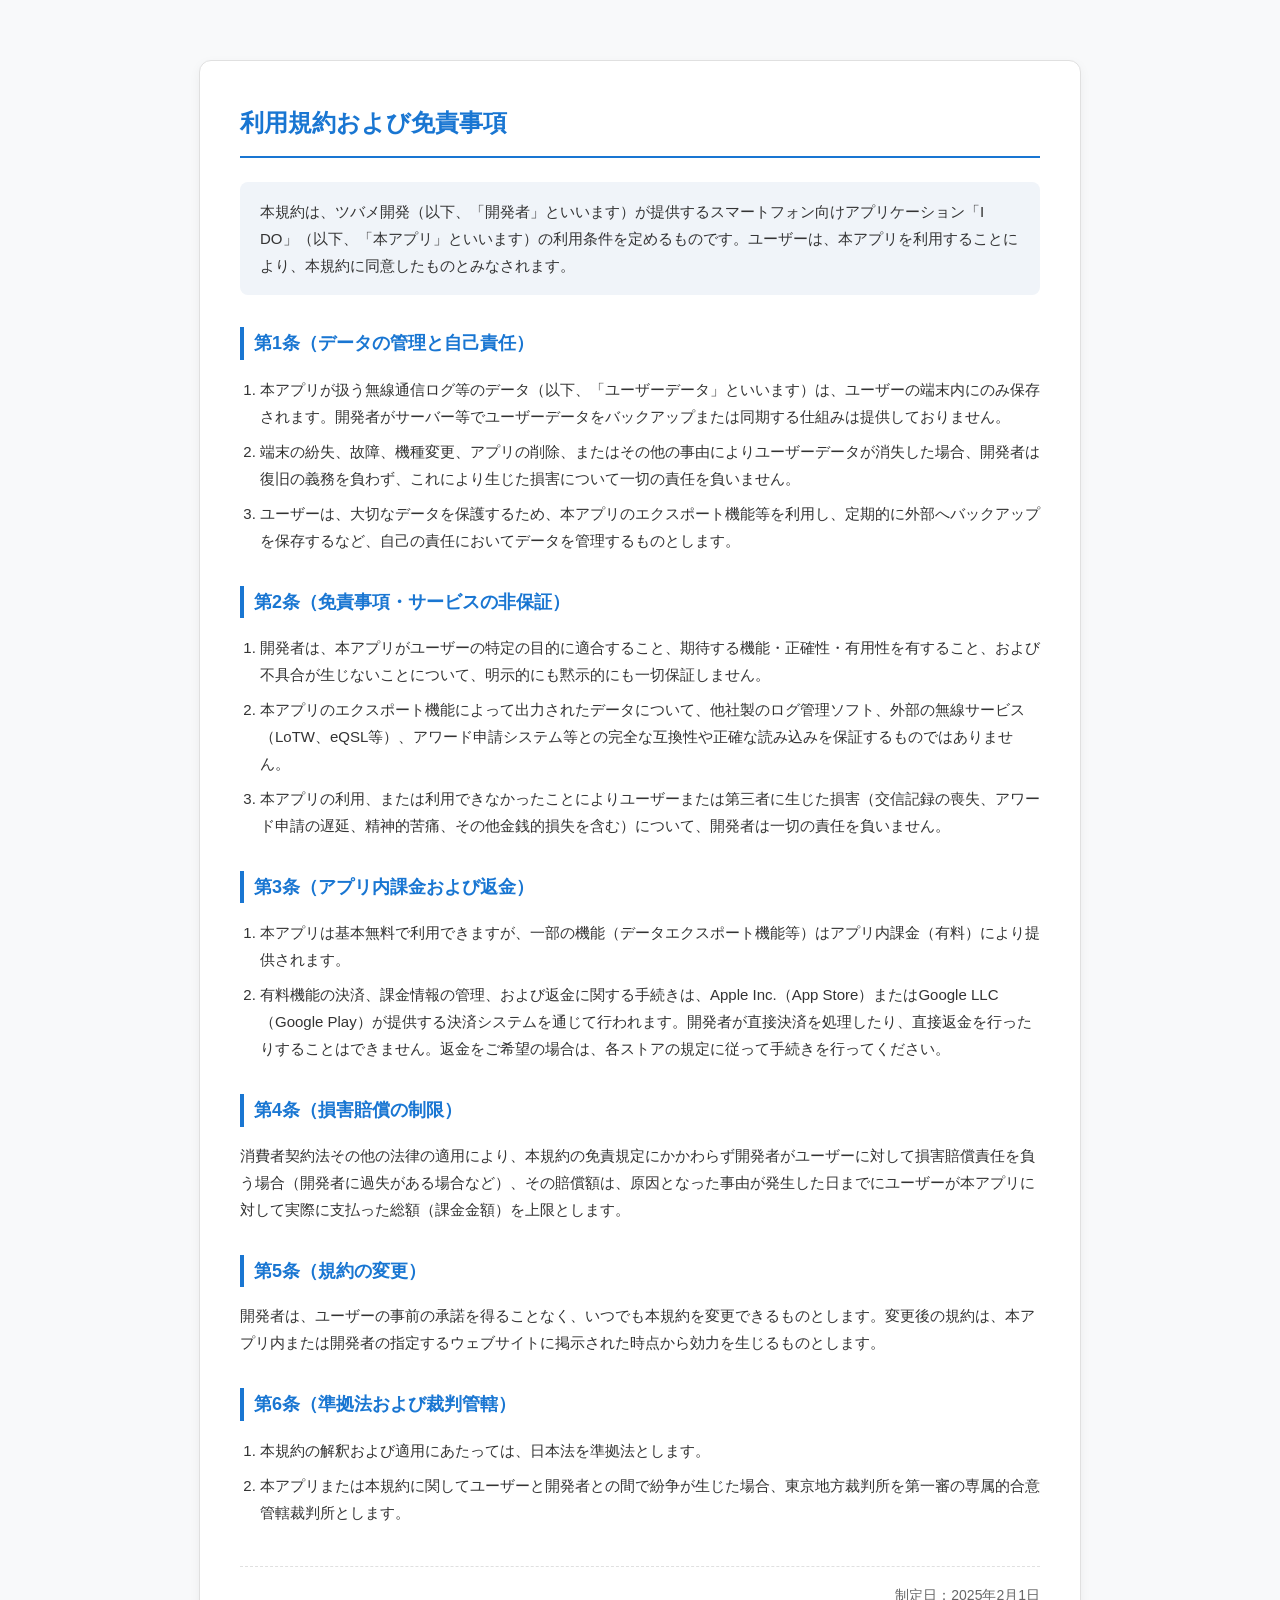
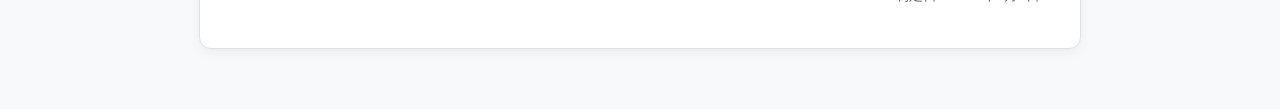
<file: ido/ido_kiyaku - コピー.html>
<!DOCTYPE html>
<html lang="ja">
<head>
    <meta charset="UTF-8">
    <meta name="viewport" content="width=device-width, initial-scale=1.0">
    <title>利用規約および免責事項 - I DO</title>
    <style>
        :root {
            --primary-color: #1976D2;
            --text-color: #333333;
            --bg-color: #F8F9FA;
            --card-bg: #FFFFFF;
            --border-color: #E0E0E0;
        }

        body {
            font-family: -apple-system, BlinkMacSystemFont, "Segoe UI", Roboto, "Helvetica Neue", Arial, "Noto Sans JP", sans-serif;
            color: var(--text-color);
            background-color: var(--bg-color);
            line-height: 1.8;
            margin: 0;
            padding: 20px;
        }

        .container {
            max-width: 800px;
            margin: 40px auto;
            background: var(--card-bg);
            padding: 40px;
            border-radius: 12px;
            box-shadow: 0 4px 12px rgba(0, 0, 0, 0.05);
            border: 1px solid var(--border-color);
        }

        h1 {
            color: var(--primary-color);
            font-size: 24px;
            border-bottom: 2px solid var(--primary-color);
            padding-bottom: 12px;
            margin-top: 0;
            margin-bottom: 24px;
        }

        h2 {
            color: var(--primary-color);
            font-size: 18px;
            margin-top: 32px;
            margin-bottom: 12px;
            padding-left: 10px;
            border-left: 4px solid var(--primary-color);
        }

        p, li {
            font-size: 15px;
            margin-bottom: 12px;
        }

        ol, ul {
            padding-left: 20px;
            margin-bottom: 16px;
        }

        li {
            margin-bottom: 8px;
        }

        .preamble {
            background-color: #F0F4F9;
            padding: 16px 20px;
            border-radius: 8px;
            margin-bottom: 28px;
            font-size: 15px;
        }

        .footer-date {
            margin-top: 40px;
            text-align: right;
            font-size: 14px;
            color: #666666;
            border-top: 1px dashed var(--border-color);
            padding-top: 16px;
        }

        @media (max-width: 600px) {
            body {
                padding: 12px;
            }
            .container {
                padding: 20px;
                margin: 10px auto;
            }
            h1 {
                font-size: 20px;
            }
            h2 {
                font-size: 16px;
            }
        }
    </style>
</head>
<body>
    <div class="container">
        <h1>利用規約および免責事項</h1>

        <div class="preamble">
            本規約は、ツバメ開発（以下、「開発者」といいます）が提供するスマートフォン向けアプリケーション「I DO」（以下、「本アプリ」といいます）の利用条件を定めるものです。ユーザーは、本アプリを利用することにより、本規約に同意したものとみなされます。
        </div>

        <section>
            <h2>第1条（データの管理と自己責任）</h2>
            <ol>
                <li>本アプリが扱う無線通信ログ等のデータ（以下、「ユーザーデータ」といいます）は、ユーザーの端末内にのみ保存されます。開発者がサーバー等でユーザーデータをバックアップまたは同期する仕組みは提供しておりません。</li>
                <li>端末の紛失、故障、機種変更、アプリの削除、またはその他の事由によりユーザーデータが消失した場合、開発者は復旧の義務を負わず、これにより生じた損害について一切の責任を負いません。</li>
                <li>ユーザーは、大切なデータを保護するため、本アプリのエクスポート機能等を利用し、定期的に外部へバックアップを保存するなど、自己の責任においてデータを管理するものとします。</li>
            </ol>
        </section>

        <section>
            <h2>第2条（免責事項・サービスの非保証）</h2>
            <ol>
                <li>開発者は、本アプリがユーザーの特定の目的に適合すること、期待する機能・正確性・有用性を有すること、および不具合が生じないことについて、明示的にも黙示的にも一切保証しません。</li>
                <li>本アプリのエクスポート機能によって出力されたデータについて、他社製のログ管理ソフト、外部の無線サービス（LoTW、eQSL等）、アワード申請システム等との完全な互換性や正確な読み込みを保証するものではありません。</li>
                <li>本アプリの利用、または利用できなかったことによりユーザーまたは第三者に生じた損害（交信記録の喪失、アワード申請の遅延、精神的苦痛、その他金銭的損失を含む）について、開発者は一切の責任を負いません。</li>
            </ol>
        </section>

        <section>
            <h2>第3条（アプリ内課金および返金）</h2>
            <ol>
                <li>本アプリは基本無料で利用できますが、一部の機能（データエクスポート機能等）はアプリ内課金（有料）により提供されます。</li>
                <li>有料機能の決済、課金情報の管理、および返金に関する手続きは、Apple Inc.（App Store）またはGoogle LLC（Google Play）が提供する決済システムを通じて行われます。開発者が直接決済を処理したり、直接返金を行ったりすることはできません。返金をご希望の場合は、各ストアの規定に従って手続きを行ってください。</li>
            </ol>
        </section>

        <section>
            <h2>第4条（損害賠償の制限）</h2>
            <p>消費者契約法その他の法律の適用により、本規約の免責規定にかかわらず開発者がユーザーに対して損害賠償責任を負う場合（開発者に過失がある場合など）、その賠償額は、原因となった事由が発生した日までにユーザーが本アプリに対して実際に支払った総額（課金金額）を上限とします。</p>
        </section>

        <section>
            <h2>第5条（規約の変更）</h2>
            <p>開発者は、ユーザーの事前の承諾を得ることなく、いつでも本規約を変更できるものとします。変更後の規約は、本アプリ内または開発者の指定するウェブサイトに掲示された時点から効力を生じるものとします。</p>
        </section>

        <section>
            <h2>第6条（準拠法および裁判管轄）</h2>
            <ol>
                <li>本規約の解釈および適用にあたっては、日本法を準拠法とします。</li>
                <li>本アプリまたは本規約に関してユーザーと開発者との間で紛争が生じた場合、東京地方裁判所を第一審の専属的合意管轄裁判所とします。</li>
            </ol>
        </section>

        <div class="footer-date">
            制定日：2025年2月1日
        </div>
    </div>
</body>
</html>
</file>
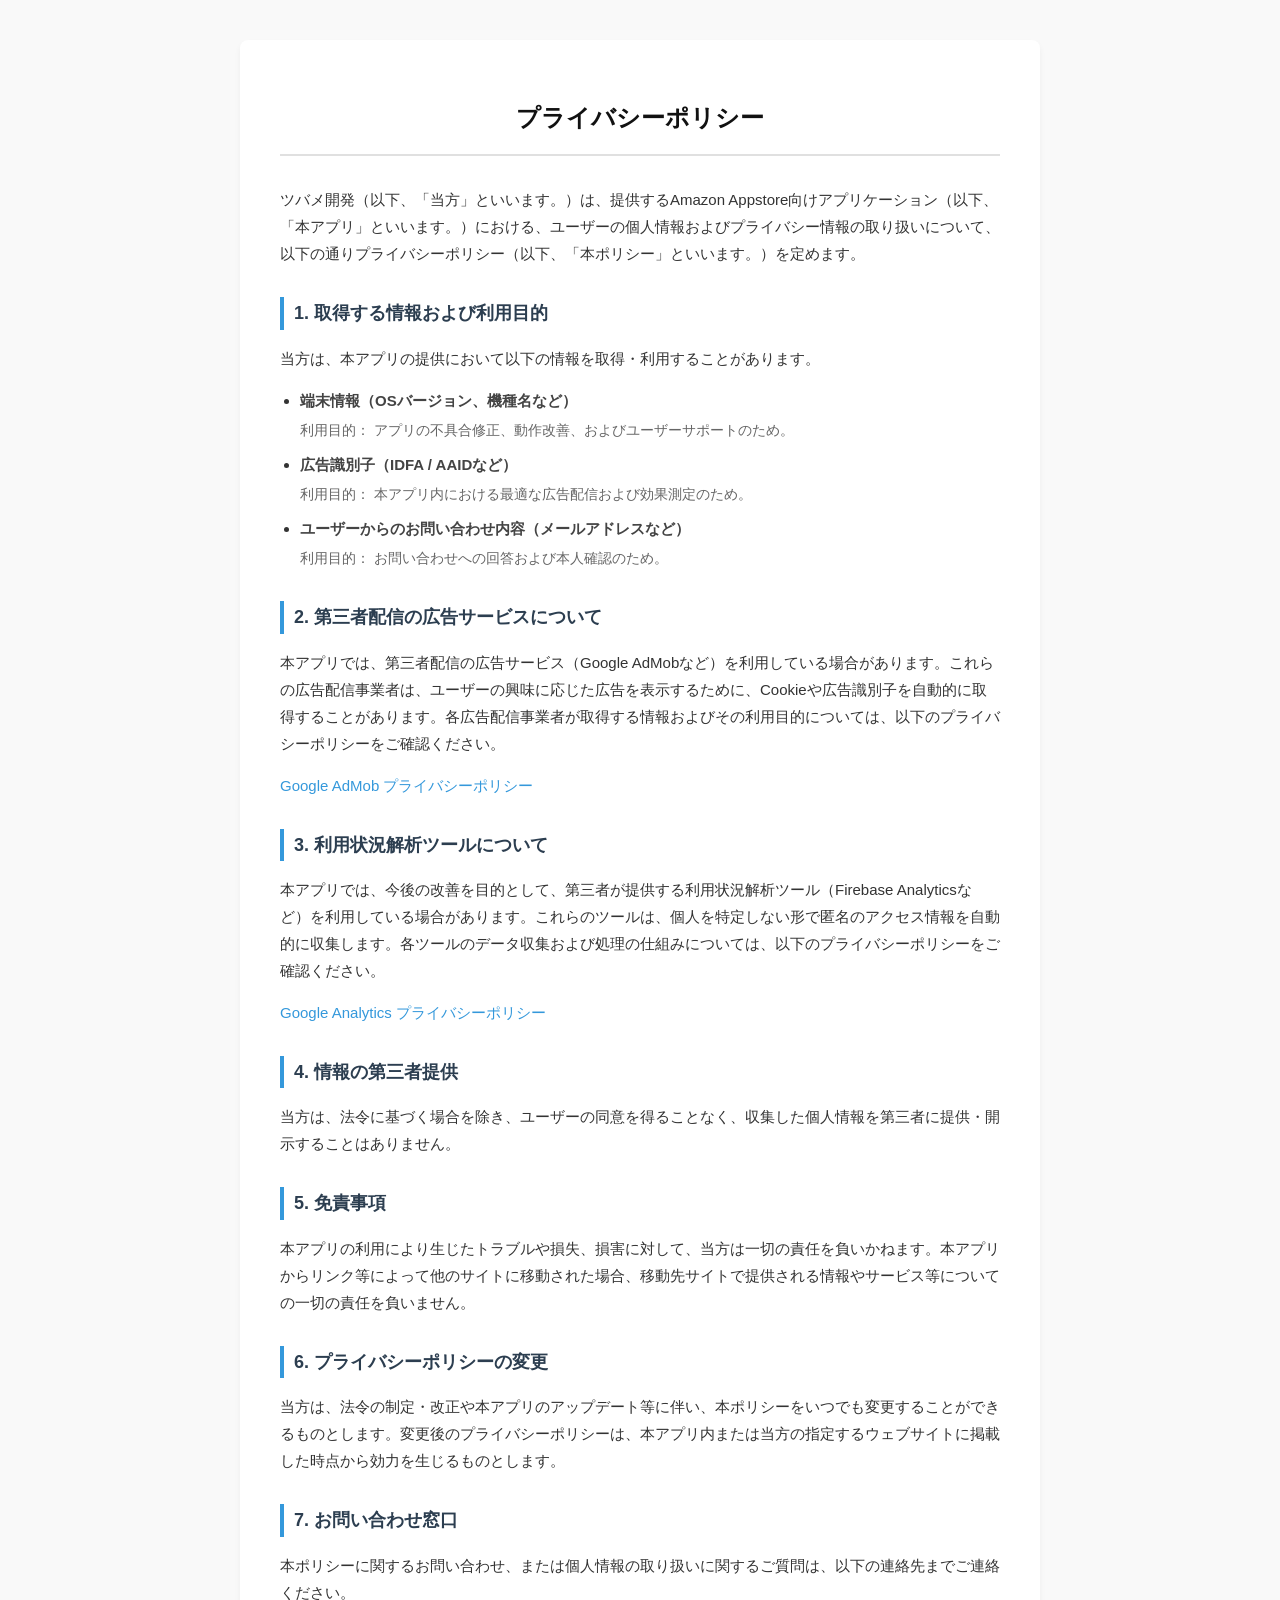
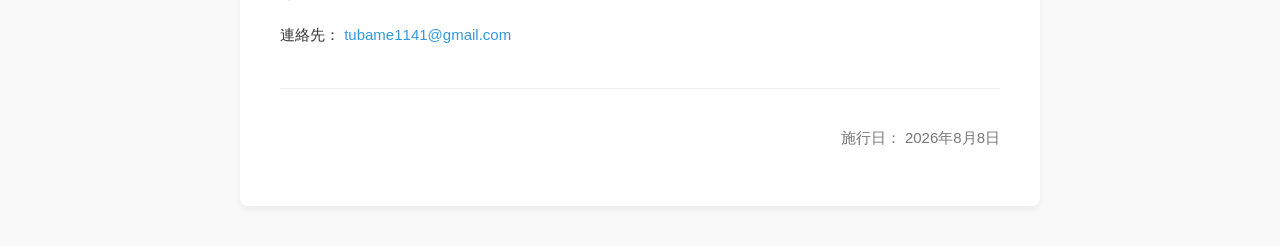
<file: tubame-kaihatsu/privacy_policy.html>
<!DOCTYPE html>
<html lang="ja">
<head>
    <meta charset="UTF-8">
    <meta name="viewport" content="width=device-width, initial-scale=1.0">
    <title>プライバシーポリシー - ツバメ開発</title>
    <style>
        body {
            font-family: -apple-system, BlinkMacSystemFont, "Segoe UI", Roboto, "Helvetica Neue", Arial, "Noto Sans JP", sans-serif;
            line-height: 1.8;
            color: #333333;
            max-width: 800px;
            margin: 0 auto;
            padding: 40px 20px;
            background-color: #f9f9f9;
        }
        .container {
            background-color: #ffffff;
            padding: 40px;
            border-radius: 8px;
            box-shadow: 0 4px 6px rgba(0, 0, 0, 0.05);
        }
        h1 {
            font-size: 24px;
            color: #111111;
            text-align: center;
            margin-bottom: 30px;
            padding-bottom: 15px;
            border-bottom: 2px solid #e0e0e0;
        }
        h2 {
            font-size: 18px;
            color: #2c3e50;
            margin-top: 30px;
            margin-bottom: 15px;
            padding-left: 10px;
            border-left: 4px solid #3498db;
        }
        p, ul {
            font-size: 15px;
            margin-bottom: 15px;
        }
        ul {
            padding-left: 20px;
        }
        li {
            margin-bottom: 8px;
        }
        .bullet-title {
            font-weight: bold;
            color: #444444;
        }
        .purpose {
            display: block;
            margin-top: 4px;
            color: #666666;
            font-size: 14px;
        }
        a {
            color: #3498db;
            text-decoration: none;
        }
        a:hover {
            text-decoration: underline;
        }
        .footer {
            margin-top: 40px;
            padding-top: 20px;
            border-top: 1px solid #eeeeee;
            font-size: 14px;
            color: #777777;
            text-align: right;
        }
    </style>
</head>
<body>

<div class="container">
    <h1>プライバシーポリシー</h1>
    
    <p>ツバメ開発（以下、「当方」といいます。）は、提供するAmazon Appstore向けアプリケーション（以下、「本アプリ」といいます。）における、ユーザーの個人情報およびプライバシー情報の取り扱いについて、以下の通りプライバシーポリシー（以下、「本ポリシー」といいます。）を定めます。</p>

    <h2>1. 取得する情報および利用目的</h2>
    <p>当方は、本アプリの提供において以下の情報を取得・利用することがあります。</p>
    <ul>
        <li>
            <span class="bullet-title">端末情報（OSバージョン、機種名など）</span>
            <span class="purpose">利用目的： アプリの不具合修正、動作改善、およびユーザーサポートのため。</span>
        </li>
        <li>
            <span class="bullet-title">広告識別子（IDFA / AAIDなど）</span>
            <span class="purpose">利用目的： 本アプリ内における最適な広告配信および効果測定のため。</span>
        </li>
        <li>
            <span class="bullet-title">ユーザーからのお問い合わせ内容（メールアドレスなど）</span>
            <span class="purpose">利用目的： お問い合わせへの回答および本人確認のため。</span>
        </li>
    </ul>

    <h2>2. 第三者配信の広告サービスについて</h2>
    <p>本アプリでは、第三者配信の広告サービス（Google AdMobなど）を利用している場合があります。これらの広告配信事業者は、ユーザーの興味に応じた広告を表示するために、Cookieや広告識別子を自動的に取得することがあります。各広告配信事業者が取得する情報およびその利用目的については、以下のプライバシーポリシーをご確認ください。</p>
    <p><a href="https://policies.google.com/privacy?hl=ja" target="_blank" rel="noopener noreferrer">Google AdMob プライバシーポリシー</a></p>

    <h2>3. 利用状況解析ツールについて</h2>
    <p>本アプリでは、今後の改善を目的として、第三者が提供する利用状況解析ツール（Firebase Analyticsなど）を利用している場合があります。これらのツールは、個人を特定しない形で匿名のアクセス情報を自動的に収集します。各ツールのデータ収集および処理の仕組みについては、以下のプライバシーポリシーをご確認ください。</p>
    <p><a href="https://policies.google.com/privacy?hl=ja" target="_blank" rel="noopener noreferrer">Google Analytics プライバシーポリシー</a></p>

    <h2>4. 情報の第三者提供</h2>
    <p>当方は、法令に基づく場合を除き、ユーザーの同意を得ることなく、収集した個人情報を第三者に提供・開示することはありません。</p>

    <h2>5. 免責事項</h2>
    <p>本アプリの利用により生じたトラブルや損失、損害に対して、当方は一切の責任を負いかねます。本アプリからリンク等によって他のサイトに移動された場合、移動先サイトで提供される情報やサービス等についての一切の責任を負いません。</p>

    <h2>6. プライバシーポリシーの変更</h2>
    <p>当方は、法令の制定・改正や本アプリのアップデート等に伴い、本ポリシーをいつでも変更することができるものとします。変更後のプライバシーポリシーは、本アプリ内または当方の指定するウェブサイトに掲載した時点から効力を生じるものとします。</p>

    <h2>7. お問い合わせ窓口</h2>
    <p>本ポリシーに関するお問い合わせ、または個人情報の取り扱いに関するご質問は、以下の連絡先までご連絡ください。</p>
    <p>連絡先： <a href="mailto:tubame1141@gmail.com">tubame1141@gmail.com</a></p>

    <div class="footer">
        <p>施行日： 2026年8月8日</p>
    </div>
</div>

</body>
</html>
</file>
